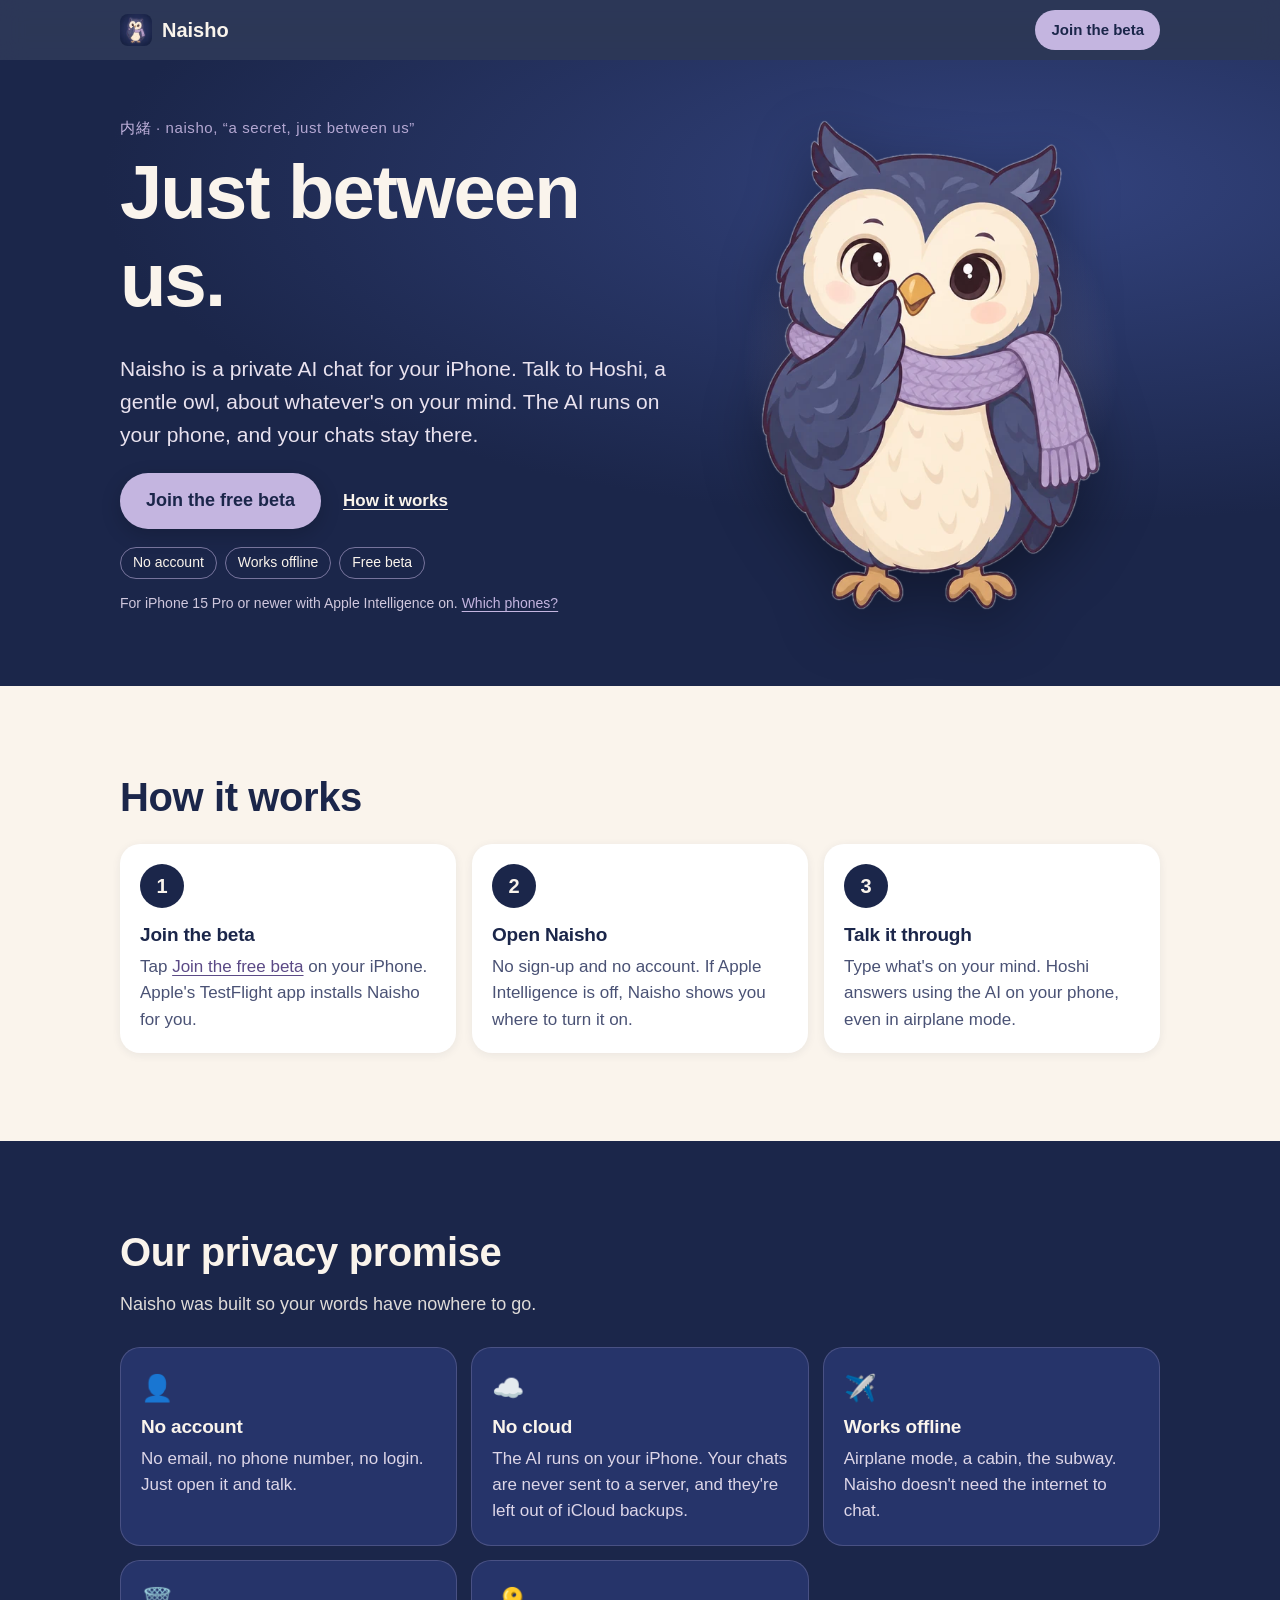
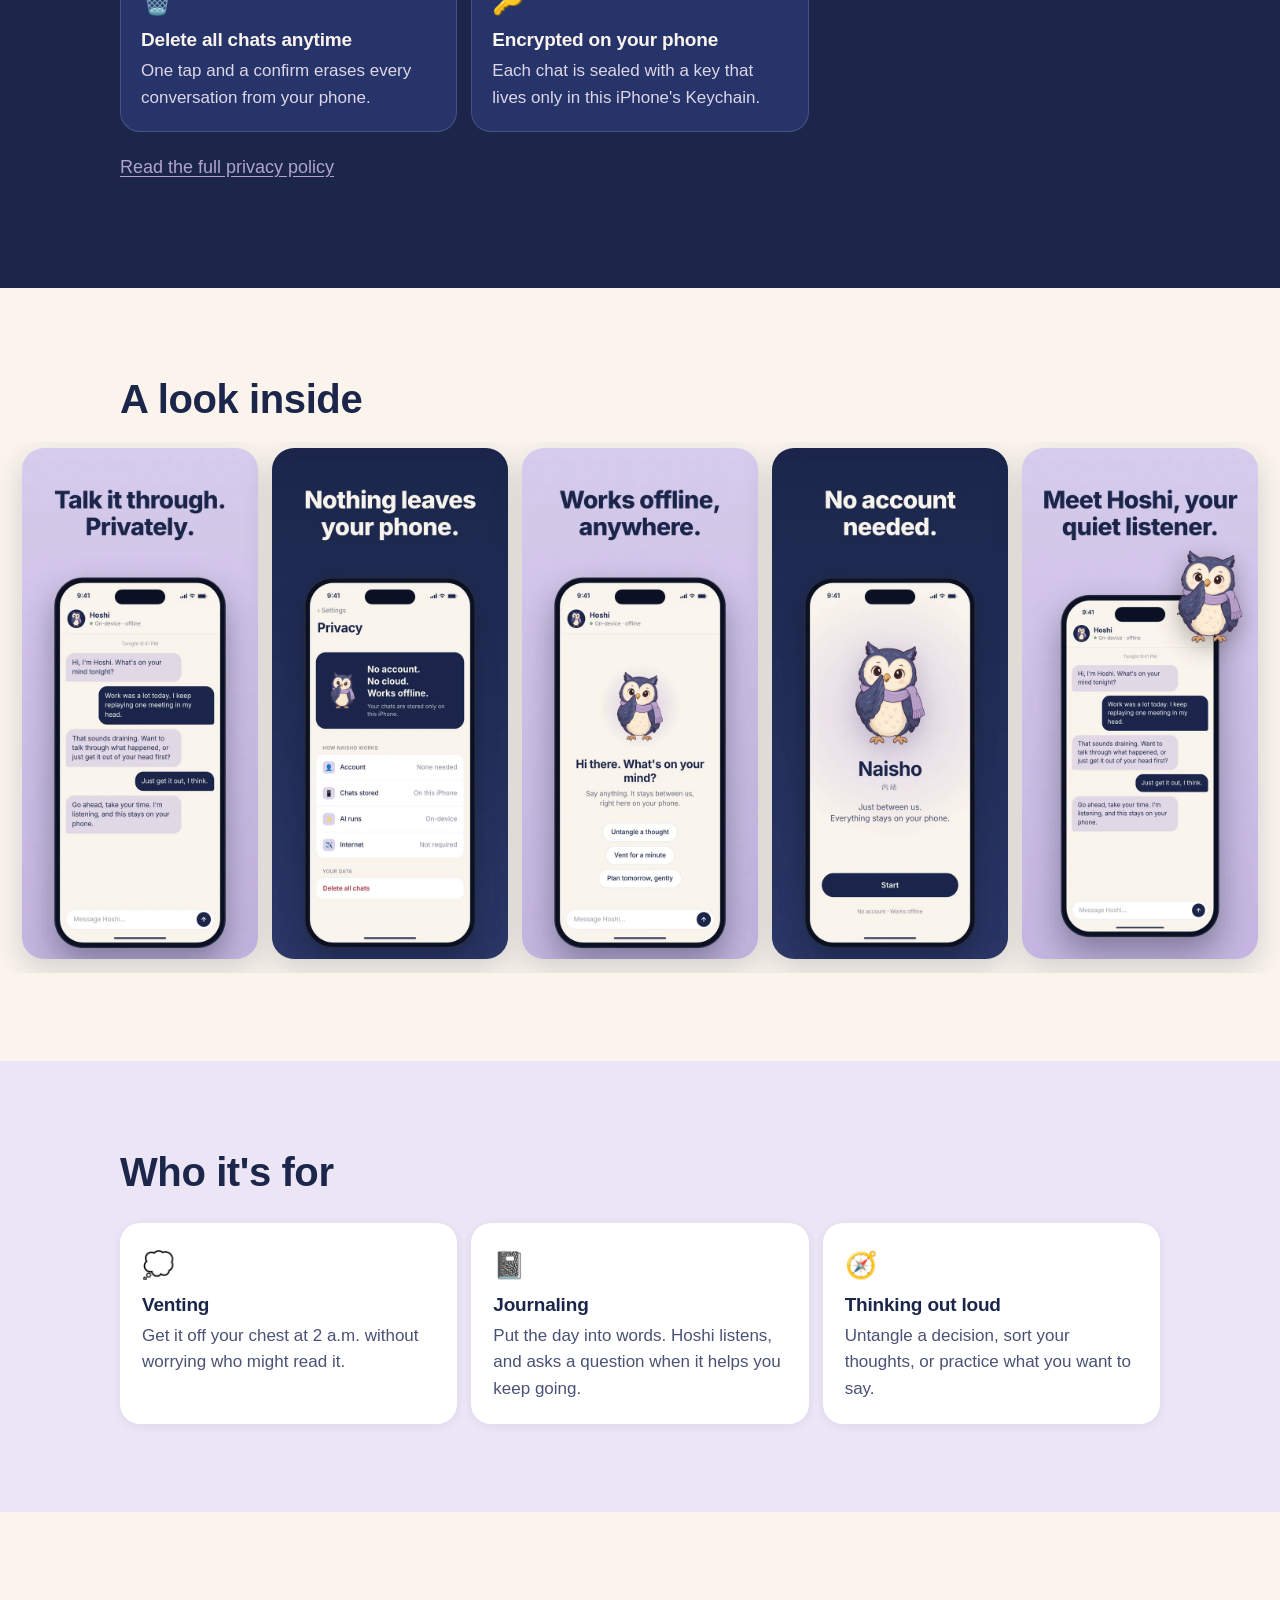
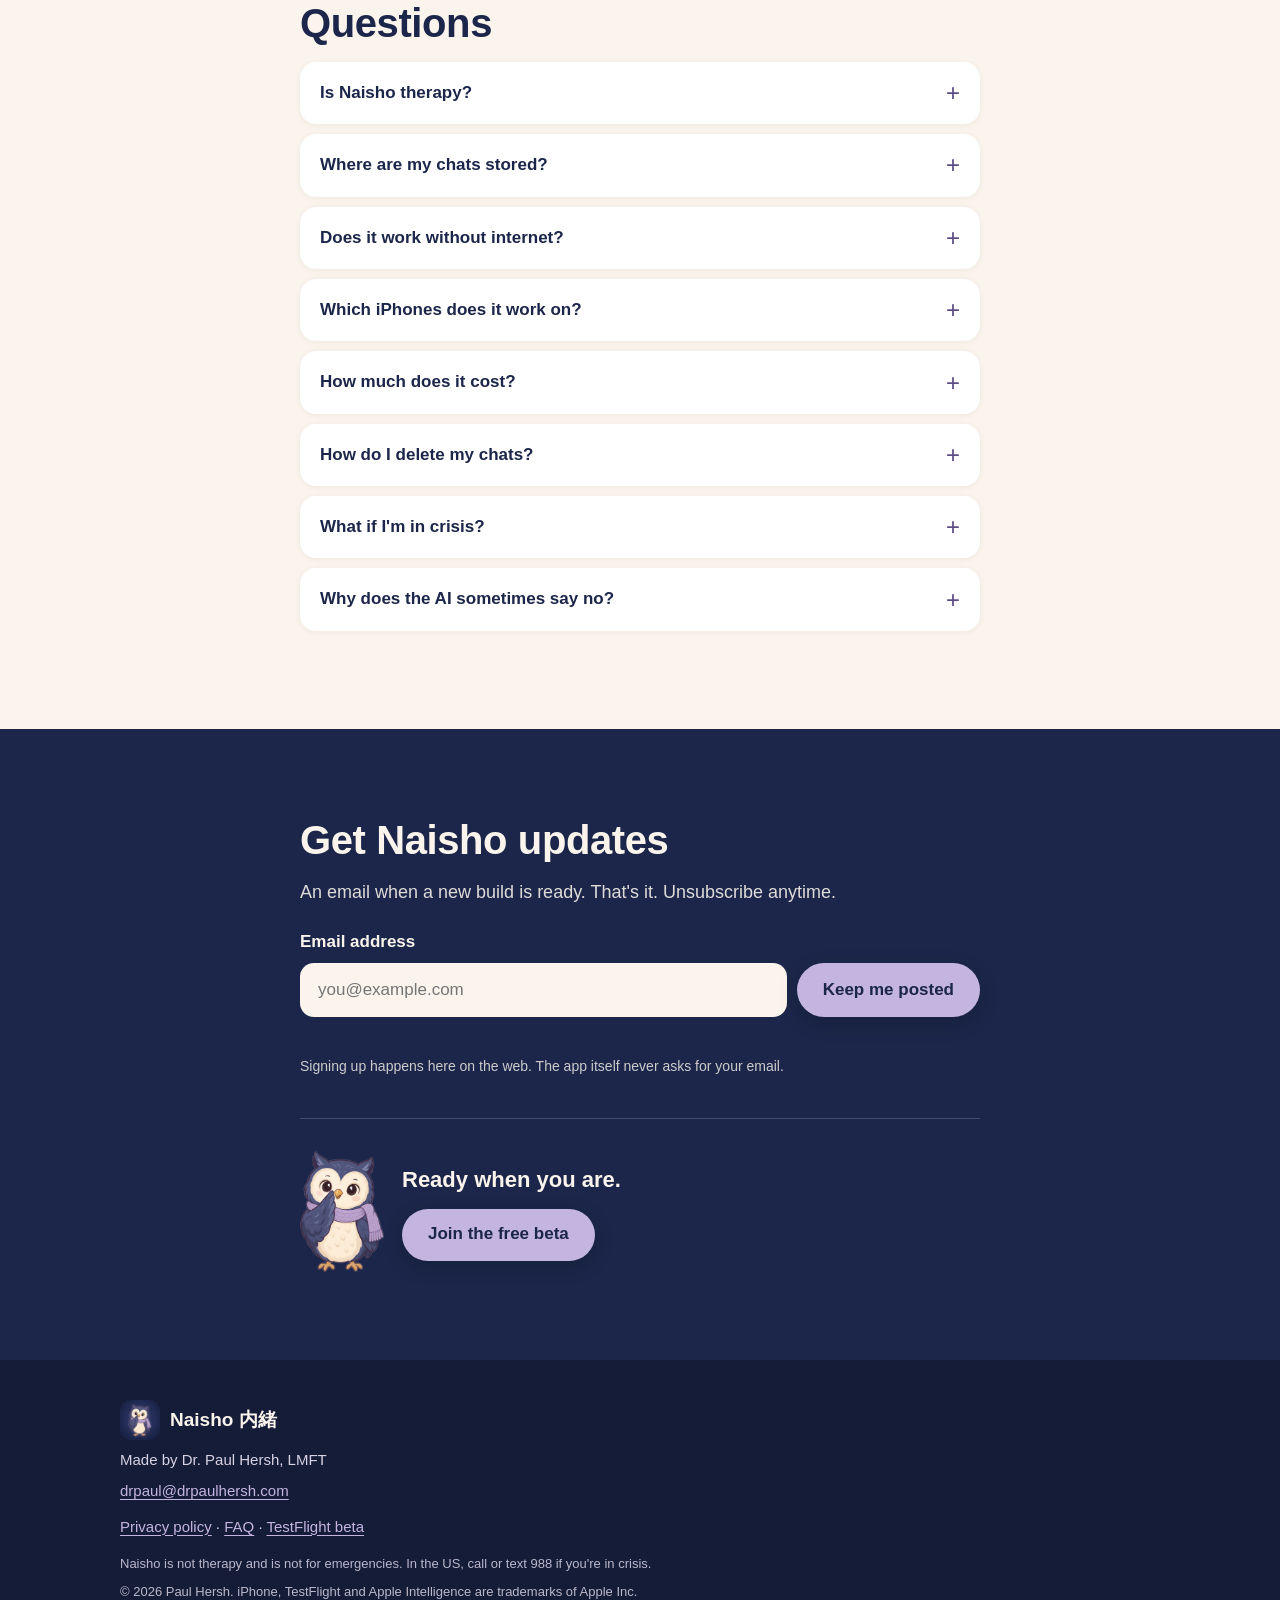
<file: index.html>
<!doctype html>
<html lang="en">
<head>
<meta charset="utf-8">
<meta name="viewport" content="width=device-width, initial-scale=1, viewport-fit=cover">
<title>Naisho · Just between us.</title>
<meta name="description" content="Naisho is a private AI chat for iPhone. The AI runs on your phone, chats stay on your phone, no account, works offline. Free beta on TestFlight.">
<meta name="theme-color" content="#1b264a">
<link rel="canonical" href="https://getnaisho.com/">
<meta property="og:type" content="website">
<meta property="og:site_name" content="Naisho">
<meta property="og:title" content="Naisho · Just between us.">
<meta property="og:description" content="Naisho is a private AI chat for iPhone. The AI runs on your phone, chats stay on your phone, no account, works offline. Free beta on TestFlight.">
<meta property="og:url" content="https://getnaisho.com/">
<meta property="og:image" content="https://getnaisho.com/og.jpg">
<meta property="og:image:width" content="1200">
<meta property="og:image:height" content="630">
<meta property="og:image:alt" content="Hoshi the owl beside the words Naisho, Just between us.">
<meta name="twitter:card" content="summary_large_image">
<meta name="twitter:title" content="Naisho · Just between us.">
<meta name="twitter:description" content="Naisho is a private AI chat for iPhone. The AI runs on your phone, chats stay on your phone, no account, works offline. Free beta on TestFlight.">
<meta name="twitter:image" content="https://getnaisho.com/og.jpg">
<link rel="icon" href="./favicon.ico" sizes="any">
<link rel="icon" type="image/png" sizes="192x192" href="./img/icon-192.png">
<link rel="apple-touch-icon" href="./apple-touch-icon.png">
<link rel="manifest" href="./site.webmanifest">
<link rel="stylesheet" href="./styles.css">
</head>
<body>
<a class="skip" href="#main">Skip to content</a>
<header class="top">
  <div class="wrap top-in">
    <a class="brand" href="./" aria-label="Naisho home"><img src="./img/icon-96.webp" width="32" height="32" alt=""><span>Naisho</span></a>
    <a class="btn btn-sm" href="https://testflight.apple.com/join/278jDNac" rel="noopener">Join the beta</a>
  </div>
</header>
<main id="main">
  <section class="hero" aria-labelledby="hero-h">
    <div class="wrap hero-in">
      <div class="hero-copy">
        <p class="kanji" lang="ja">内緒 <span lang="en">· naisho, “a secret, just between us”</span></p>
        <h1 id="hero-h">Just between us.</h1>
        <p class="lead">Naisho is a private AI chat for your iPhone. Talk to Hoshi, a gentle owl, about whatever's on your mind. The AI runs on your phone, and your chats stay there.</p>
        <div class="cta-row">
          <a class="btn" href="https://testflight.apple.com/join/278jDNac" rel="noopener">Join the free beta</a>
          <a class="link-more" href="#how">How it works</a>
        </div>
        <ul class="chips" aria-label="At a glance">
          <li>No account</li><li>Works offline</li><li>Free beta</li>
        </ul>
        <p class="req">For iPhone 15 Pro or newer with Apple Intelligence on. <a href="#faq-phones">Which phones?</a></p>
      </div>
      <div class="hero-art">
        <img class="hoshi" src="./img/hoshi.webp" width="480" height="691" alt="Hoshi the owl, Naisho's mascot" fetchpriority="high">
      </div>
    </div>
  </section>

  <section id="how" class="sec" aria-labelledby="how-h">
    <div class="wrap">
      <h2 id="how-h">How it works</h2>
      <ol class="steps">
        <li><span class="n" aria-hidden="true">1</span><div><h3>Join the beta</h3><p>Tap <a href="https://testflight.apple.com/join/278jDNac" rel="noopener">Join the free beta</a> on your iPhone. Apple's TestFlight app installs Naisho for you.</p></div></li>
        <li><span class="n" aria-hidden="true">2</span><div><h3>Open Naisho</h3><p>No sign-up and no account. If Apple Intelligence is off, Naisho shows you where to turn it on.</p></div></li>
        <li><span class="n" aria-hidden="true">3</span><div><h3>Talk it through</h3><p>Type what's on your mind. Hoshi answers using the AI on your phone, even in airplane mode.</p></div></li>
      </ol>
    </div>
  </section>

  <section id="privacy" class="sec sec-navy" aria-labelledby="promise-h">
    <div class="wrap">
      <h2 id="promise-h">Our privacy promise</h2>
      <p class="sub">Naisho was built so your words have nowhere to go.</p>
      <ul class="promise">
        <li><span class="ic" aria-hidden="true">👤</span><h3>No account</h3><p>No email, no phone number, no login. Just open it and talk.</p></li>
        <li><span class="ic" aria-hidden="true">☁️</span><h3>No cloud</h3><p>The AI runs on your iPhone. Your chats are never sent to a server, and they're left out of iCloud backups.</p></li>
        <li><span class="ic" aria-hidden="true">✈️</span><h3>Works offline</h3><p>Airplane mode, a cabin, the subway. Naisho doesn't need the internet to chat.</p></li>
        <li><span class="ic" aria-hidden="true">🗑️</span><h3>Delete all chats anytime</h3><p>One tap and a confirm erases every conversation from your phone.</p></li>
        <li><span class="ic" aria-hidden="true">🔑</span><h3>Encrypted on your phone</h3><p>Each chat is sealed with a key that lives only in this iPhone's Keychain.</p></li>
      </ul>
      <p class="sub small-link"><a href="./privacy/">Read the full privacy policy</a></p>
    </div>
  </section>

  <section id="screens" class="sec" aria-labelledby="screens-h">
    <div class="wrap">
      <h2 id="screens-h">A look inside</h2>
    </div>
    <div class="carousel" role="region" aria-roledescription="carousel" aria-label="App screenshots">
      <ul class="track" id="track" tabindex="0">
      <li class="slide" id="shot-1"><img src="./img/store1.webp" width="600" height="1300" alt="App screenshot: Talk it through. Privately."></li>
      <li class="slide" id="shot-2"><img src="./img/store2.webp" width="600" height="1300" alt="App screenshot: Nothing leaves your phone."></li>
      <li class="slide" id="shot-3"><img src="./img/store3.webp" width="600" height="1300" alt="App screenshot: Works offline, anywhere."></li>
      <li class="slide" id="shot-4"><img src="./img/store4.webp" width="600" height="1300" alt="App screenshot: No account needed."></li>
      <li class="slide" id="shot-5"><img src="./img/store5.webp" width="600" height="1300" alt="App screenshot: Meet Hoshi, your quiet listener."></li>
      </ul>
      <div class="wrap car-nav">
        <button class="arrow" id="prev" type="button" aria-label="Previous screenshot">‹</button>
        <div class="dots"><a href="#shot-1" class="dot" aria-label="Screenshot 1 of 5"></a><a href="#shot-2" class="dot" aria-label="Screenshot 2 of 5"></a><a href="#shot-3" class="dot" aria-label="Screenshot 3 of 5"></a><a href="#shot-4" class="dot" aria-label="Screenshot 4 of 5"></a><a href="#shot-5" class="dot" aria-label="Screenshot 5 of 5"></a></div>
        <button class="arrow" id="next" type="button" aria-label="Next screenshot">›</button>
      </div>
    </div>
  </section>

  <section id="for" class="sec sec-lav" aria-labelledby="for-h">
    <div class="wrap">
      <h2 id="for-h">Who it's for</h2>
      <ul class="cards">
        <li><span class="ic" aria-hidden="true">💭</span><h3>Venting</h3><p>Get it off your chest at 2 a.m. without worrying who might read it.</p></li>
        <li><span class="ic" aria-hidden="true">📓</span><h3>Journaling</h3><p>Put the day into words. Hoshi listens, and asks a question when it helps you keep going.</p></li>
        <li><span class="ic" aria-hidden="true">🧭</span><h3>Thinking out loud</h3><p>Untangle a decision, sort your thoughts, or practice what you want to say.</p></li>
      </ul>
    </div>
  </section>

  <section id="faq" class="sec" aria-labelledby="faq-h">
    <div class="wrap narrow">
      <h2 id="faq-h">Questions</h2>
      <div class="faq">
      <details><summary>Is Naisho therapy?</summary><p>No. Naisho is a private place to put your thoughts into words. It isn't therapy, counseling or medical care, and it can't diagnose or treat anything. If you'd like support from a person, a licensed professional is the right call.</p></details>
      <details><summary>Where are my chats stored?</summary><p>Only on your iPhone. Each chat is encrypted with a key kept in your iPhone's Keychain for this device only, and chats are left out of iCloud backups. There's no Naisho server and no account, so we can't see your chats. That also means if you delete the app or change phones, your chats don't come with you.</p></details>
      <details><summary>Does it work without internet?</summary><p>Yes. The AI runs on your iPhone using Apple's on-device model, so Naisho works in airplane mode. You only need a connection to install it.</p></details>
      <details id="faq-phones"><summary>Which iPhones does it work on?</summary><p>An iPhone 15 Pro, iPhone 15 Pro Max, or iPhone 16 or later, on iOS 26, with Apple Intelligence turned on (Settings › Apple Intelligence &amp; Siri). On older iPhones the app installs but can't chat. Right after you turn Apple Intelligence on, your iPhone may need a few minutes on Wi-Fi to finish downloading Apple's model.</p></details>
      <details><summary>How much does it cost?</summary><p>Nothing. Naisho is a free beta on TestFlight right now.</p></details>
      <details><summary>How do I delete my chats?</summary><p>Tap the trash button on the Chats screen, or use “Delete all chats” in the privacy screen. You confirm once, and every conversation is erased from your phone.</p></details>
      <details><summary>What if I'm in crisis?</summary><p>Please don't rely on Naisho. In the US, call or text <a href="tel:988">988</a> (Suicide &amp; Crisis Lifeline), any time, day or night. If you're in immediate danger, call <a href="tel:911">911</a>. Outside the US, contact your local emergency number.</p></details>
      <details><summary>Why does the AI sometimes say no?</summary><p>Naisho uses Apple's built-in on-device AI, which has its own safety filter. Now and then it turns down an ordinary request. Tap Try again, or Rephrase and say it a little differently.</p></details>
      </div>
    </div>
  </section>

  <section id="updates" class="sec sec-navy" aria-labelledby="updates-h">
    <div class="wrap narrow">
      <h2 id="updates-h">Get Naisho updates</h2>
      <p class="sub">An email when a new build is ready. That's it. Unsubscribe anytime.</p>
      <form id="join-form" class="signup" action="https://app.kit.com/forms/10151846/subscriptions" method="post" novalidate>
        <label for="j-email">Email address</label>
        <div class="signup-row">
          <input id="j-email" name="email_address" type="email" inputmode="email" autocomplete="email" autocapitalize="off" spellcheck="false" required maxlength="160" placeholder="you@example.com">
          <input type="hidden" name="tags[]" value="25507456">
          <button class="btn" type="submit">Keep me posted</button>
        </div>
        <p class="status" role="status" aria-live="polite"></p>
        <p class="fine">Signing up happens here on the web. The app itself never asks for your email.</p>
      </form>
      <div class="final-cta">
        <img src="./img/hoshi.webp" width="120" height="173" alt="" loading="lazy">
        <div><p class="big">Ready when you are.</p><a class="btn" href="https://testflight.apple.com/join/278jDNac" rel="noopener">Join the free beta</a></div>
      </div>
    </div>
  </section>
</main>
<footer class="foot">
  <div class="wrap">
    <p class="foot-brand"><img src="./img/icon-96.webp" width="40" height="40" alt=""> <span>Naisho <span lang="ja">内緒</span></span></p>
    <p>Made by Dr. Paul Hersh, LMFT</p>
    <p><a href="mailto:drpaul@drpaulhersh.com">drpaul@drpaulhersh.com</a></p>
    <nav aria-label="Footer"><a href="./privacy/">Privacy policy</a> · <a href="#faq">FAQ</a> · <a href="https://testflight.apple.com/join/278jDNac" rel="noopener">TestFlight beta</a></nav>
    <p class="small">Naisho is not therapy and is not for emergencies. In the US, call or text 988 if you're in crisis.</p>
    <p class="small">© 2026 Paul Hersh. iPhone, TestFlight and Apple Intelligence are trademarks of Apple Inc.</p>
  </div>
</footer>
<script src="./script.js" defer></script>
</body>
</html>
</file>
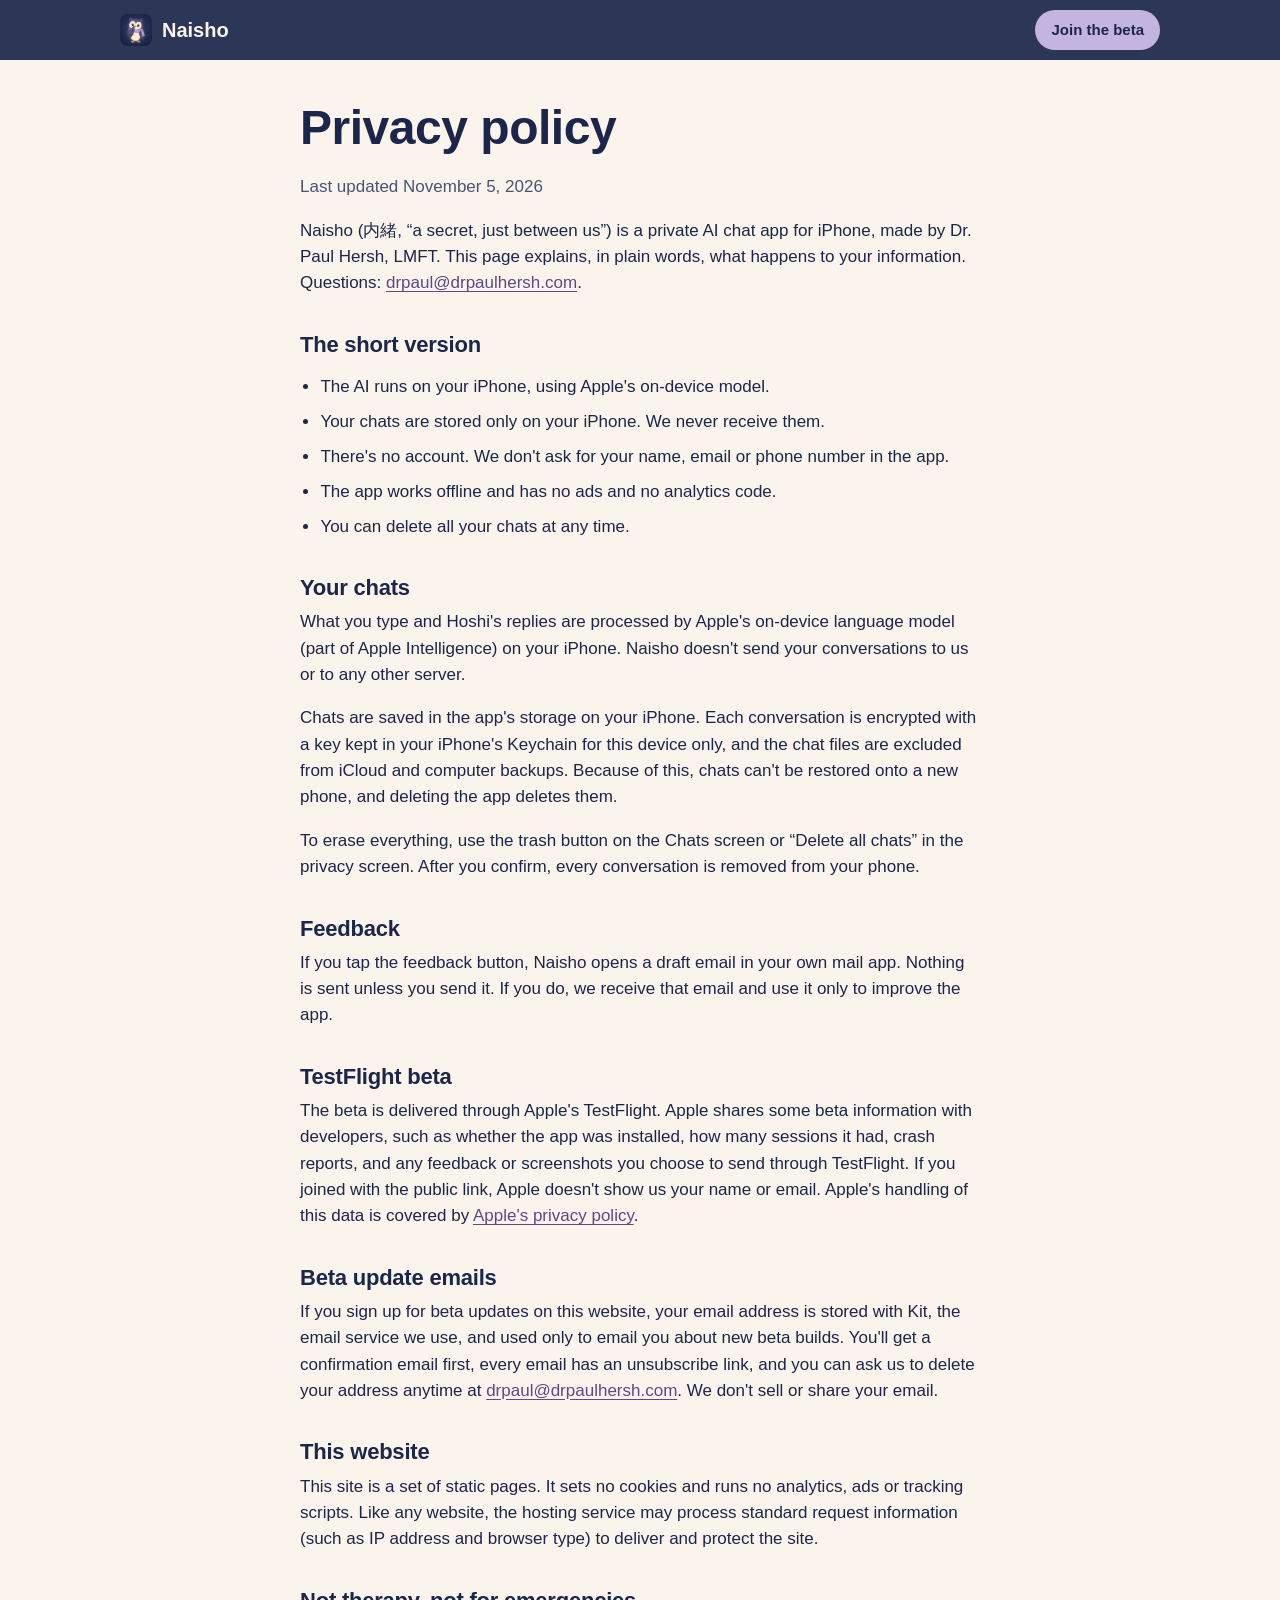
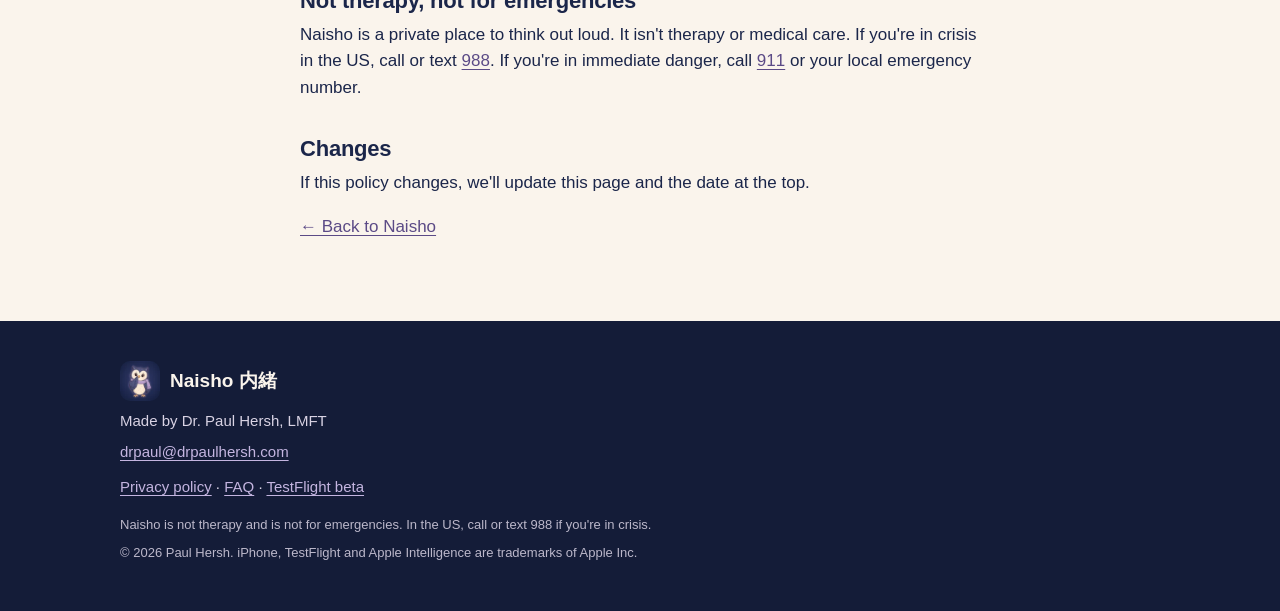
<file: privacy/index.html>
<!doctype html>
<html lang="en">
<head>
<meta charset="utf-8">
<meta name="viewport" content="width=device-width, initial-scale=1, viewport-fit=cover">
<title>Privacy policy · Naisho</title>
<meta name="description" content="What Naisho collects (almost nothing), where your chats live (only on your iPhone), and how the beta and email updates work.">
<meta name="theme-color" content="#1b264a">
<link rel="canonical" href="https://getnaisho.com/privacy/">
<meta property="og:type" content="website">
<meta property="og:site_name" content="Naisho">
<meta property="og:title" content="Privacy policy · Naisho">
<meta property="og:description" content="What Naisho collects (almost nothing), where your chats live (only on your iPhone), and how the beta and email updates work.">
<meta property="og:url" content="https://getnaisho.com/privacy/">
<meta property="og:image" content="https://getnaisho.com/og.jpg">
<meta property="og:image:width" content="1200">
<meta property="og:image:height" content="630">
<meta property="og:image:alt" content="Hoshi the owl beside the words Naisho, Just between us.">
<meta name="twitter:card" content="summary_large_image">
<meta name="twitter:title" content="Privacy policy · Naisho">
<meta name="twitter:description" content="What Naisho collects (almost nothing), where your chats live (only on your iPhone), and how the beta and email updates work.">
<meta name="twitter:image" content="https://getnaisho.com/og.jpg">
<link rel="icon" href="../favicon.ico" sizes="any">
<link rel="icon" type="image/png" sizes="192x192" href="../img/icon-192.png">
<link rel="apple-touch-icon" href="../apple-touch-icon.png">
<link rel="manifest" href="../site.webmanifest">
<link rel="stylesheet" href="../styles.css">
</head>
<body>
<a class="skip" href="#main">Skip to content</a>
<header class="top">
  <div class="wrap top-in">
    <a class="brand" href="../" aria-label="Naisho home"><img src="../img/icon-96.webp" width="32" height="32" alt=""><span>Naisho</span></a>
    <a class="btn btn-sm" href="https://testflight.apple.com/join/278jDNac" rel="noopener">Join the beta</a>
  </div>
</header>
<main id="main" class="doc">
  <div class="wrap narrow">
    <h1>Privacy policy</h1>
    <p class="updated">Last updated November 5, 2026</p>
    <p>Naisho (内緒, “a secret, just between us”) is a private AI chat app for iPhone, made by Dr. Paul Hersh, LMFT. This page explains, in plain words, what happens to your information. Questions: <a href="mailto:drpaul@drpaulhersh.com">drpaul@drpaulhersh.com</a>.</p>

    <h2>The short version</h2>
    <ul>
      <li>The AI runs on your iPhone, using Apple's on-device model.</li>
      <li>Your chats are stored only on your iPhone. We never receive them.</li>
      <li>There's no account. We don't ask for your name, email or phone number in the app.</li>
      <li>The app works offline and has no ads and no analytics code.</li>
      <li>You can delete all your chats at any time.</li>
    </ul>

    <h2>Your chats</h2>
    <p>What you type and Hoshi's replies are processed by Apple's on-device language model (part of Apple Intelligence) on your iPhone. Naisho doesn't send your conversations to us or to any other server.</p>
    <p>Chats are saved in the app's storage on your iPhone. Each conversation is encrypted with a key kept in your iPhone's Keychain for this device only, and the chat files are excluded from iCloud and computer backups. Because of this, chats can't be restored onto a new phone, and deleting the app deletes them.</p>
    <p>To erase everything, use the trash button on the Chats screen or “Delete all chats” in the privacy screen. After you confirm, every conversation is removed from your phone.</p>

    <h2>Feedback</h2>
    <p>If you tap the feedback button, Naisho opens a draft email in your own mail app. Nothing is sent unless you send it. If you do, we receive that email and use it only to improve the app.</p>

    <h2>TestFlight beta</h2>
    <p>The beta is delivered through Apple's TestFlight. Apple shares some beta information with developers, such as whether the app was installed, how many sessions it had, crash reports, and any feedback or screenshots you choose to send through TestFlight. If you joined with the public link, Apple doesn't show us your name or email. Apple's handling of this data is covered by <a href="https://www.apple.com/legal/privacy/" rel="noopener">Apple's privacy policy</a>.</p>

    <h2>Beta update emails</h2>
    <p>If you sign up for beta updates on this website, your email address is stored with Kit, the email service we use, and used only to email you about new beta builds. You'll get a confirmation email first, every email has an unsubscribe link, and you can ask us to delete your address anytime at <a href="mailto:drpaul@drpaulhersh.com">drpaul@drpaulhersh.com</a>. We don't sell or share your email.</p>

    <h2>This website</h2>
    <p>This site is a set of static pages. It sets no cookies and runs no analytics, ads or tracking scripts. Like any website, the hosting service may process standard request information (such as IP address and browser type) to deliver and protect the site.</p>

    <h2>Not therapy, not for emergencies</h2>
    <p>Naisho is a private place to think out loud. It isn't therapy or medical care. If you're in crisis in the US, call or text <a href="tel:988">988</a>. If you're in immediate danger, call <a href="tel:911">911</a> or your local emergency number.</p>

    <h2>Changes</h2>
    <p>If this policy changes, we'll update this page and the date at the top.</p>
    <p><a href="../">← Back to Naisho</a></p>
  </div>
</main>
<footer class="foot">
  <div class="wrap">
    <p class="foot-brand"><img src="../img/icon-96.webp" width="40" height="40" alt=""> <span>Naisho <span lang="ja">内緒</span></span></p>
    <p>Made by Dr. Paul Hersh, LMFT</p>
    <p><a href="mailto:drpaul@drpaulhersh.com">drpaul@drpaulhersh.com</a></p>
    <nav aria-label="Footer"><a href="../privacy/">Privacy policy</a> · <a href="../#faq">FAQ</a> · <a href="https://testflight.apple.com/join/278jDNac" rel="noopener">TestFlight beta</a></nav>
    <p class="small">Naisho is not therapy and is not for emergencies. In the US, call or text 988 if you're in crisis.</p>
    <p class="small">© 2026 Paul Hersh. iPhone, TestFlight and Apple Intelligence are trademarks of Apple Inc.</p>
  </div>
</footer>
</body>
</html>
</file>
<file: styles.css>
:root{--navy:#1b264a;--navy2:#26346a;--cream:#faf4ec;--lav:#c4b5e0;--lav-d:#5b4a86;--ink:#1b264a;--muted:#4a5275;--r:20px;
--font:-apple-system,BlinkMacSystemFont,"SF Pro Text","Segoe UI",Roboto,"Helvetica Neue",Arial,"Hiragino Sans","Noto Sans JP",sans-serif}
*{box-sizing:border-box}
html{-webkit-text-size-adjust:100%;scroll-behavior:smooth}
@media (prefers-reduced-motion:reduce){html{scroll-behavior:auto}*{transition:none!important;animation:none!important}}
body{margin:0;font-family:var(--font);font-size:17px;line-height:1.55;color:var(--ink);background:var(--cream);overflow-x:hidden}
img{max-width:100%;height:auto;display:block}
a{color:var(--lav-d);text-underline-offset:3px}
:focus-visible{outline:3px solid var(--lav-d);outline-offset:3px;border-radius:6px}
.sec-navy :focus-visible,.hero :focus-visible,.foot :focus-visible{outline-color:var(--lav)}
.skip{position:absolute;left:-999px;top:8px;background:#fff;color:var(--navy);padding:8px 14px;border-radius:10px;z-index:99}
.skip:focus{left:8px}
.wrap{max-width:1080px;margin:0 auto;padding:0 20px}
.narrow{max-width:720px}
h1,h2,h3{line-height:1.15;margin:0 0 .4em;letter-spacing:-.01em}
h2{font-size:clamp(28px,6vw,40px);font-weight:800}
h3{font-size:19px}
p{margin:0 0 1em}
.top{position:sticky;top:0;z-index:20;background:rgba(27,38,74,.92);-webkit-backdrop-filter:saturate(160%) blur(12px);backdrop-filter:saturate(160%) blur(12px);padding-top:env(safe-area-inset-top)}
.top-in{display:flex;align-items:center;justify-content:space-between;height:60px}
.brand{display:flex;gap:10px;align-items:center;color:var(--cream);text-decoration:none;font-weight:800;font-size:20px}
.brand img{border-radius:8px}
.btn{display:inline-flex;align-items:center;justify-content:center;min-height:52px;padding:0 26px;border-radius:999px;background:var(--lav);color:var(--navy);font-weight:800;font-size:17px;text-decoration:none;border:0;cursor:pointer;font-family:inherit;box-shadow:0 6px 20px rgba(0,0,0,.18);transition:transform .15s,background .15s}
.btn:hover{background:#d3c7ea;transform:translateY(-1px)}
.btn-sm{min-height:40px;padding:0 16px;font-size:15px;box-shadow:none}
.hero{background:radial-gradient(120% 90% at 80% 20%,#33437e 0,var(--navy) 60%);color:var(--cream);overflow:hidden}
.hero-in{display:grid;grid-template-columns:1fr;gap:8px;padding-top:28px;padding-bottom:48px}
.hero-art{order:-1;display:flex;justify-content:center;position:relative}
.hero-art::before{content:"";position:absolute;width:240px;height:240px;border-radius:50%;background:radial-gradient(circle,rgba(196,181,224,.45),rgba(196,181,224,0) 70%);top:50%;left:50%;transform:translate(-50%,-50%)}
.hoshi{width:min(200px,52vw);position:relative;filter:drop-shadow(0 18px 30px rgba(0,0,0,.35))}
.kanji{color:var(--lav);font-size:15px;letter-spacing:.04em;margin-bottom:.6em}
.kanji span{opacity:.9}
.hero h1{font-size:clamp(38px,10.4vw,76px);font-weight:850;letter-spacing:-.025em}
.lead{font-size:clamp(18px,4.6vw,21px);color:#e9e2ef;max-width:34em}
.cta-row{display:flex;flex-wrap:wrap;gap:14px 22px;align-items:center;margin:22px 0 18px}
.cta-row .btn{width:100%;max-width:340px;font-size:18px;min-height:56px}
.link-more{color:var(--cream);font-weight:600}
.chips{list-style:none;padding:0;margin:0 0 14px;display:flex;flex-wrap:wrap;gap:8px}
.chips li{border:1px solid rgba(196,181,224,.55);color:var(--cream);border-radius:999px;padding:4px 12px;font-size:14px}
.req{font-size:14px;color:#cfc7dd;margin:0}
.req a,.sec-navy a{color:var(--lav)}
.sec-navy a.btn,.top a.btn{color:var(--navy)}
.sec{padding:64px 0}
.sec-navy{background:var(--navy);color:var(--cream)}
.sec-lav{background:#ece5f6}
.sub{font-size:18px;color:inherit;opacity:.88;max-width:36em}
.steps{list-style:none;padding:0;margin:24px 0 0;display:grid;gap:16px}
.steps li{display:flex;gap:16px;background:#fff;border-radius:var(--r);padding:20px;box-shadow:0 2px 10px rgba(27,38,74,.07)}
.steps p{margin:0;color:var(--muted)}
.n{flex:none;width:44px;height:44px;border-radius:50%;background:var(--navy);color:var(--cream);display:grid;place-items:center;font-weight:800;font-size:20px}
.promise,.cards{list-style:none;padding:0;margin:28px 0 0;display:grid;gap:14px}
.promise li{background:var(--navy2);border:1px solid rgba(196,181,224,.22);border-radius:var(--r);padding:20px}
.promise p{margin:0;color:#ddd6e8}
.ic{font-size:26px;display:block;margin-bottom:8px}
.small-link{margin-top:22px}
.cards li{background:#fff;border-radius:var(--r);padding:22px;box-shadow:0 2px 10px rgba(27,38,74,.07)}
.cards p{margin:0;color:var(--muted)}
.carousel{margin-top:20px}
.track{list-style:none;margin:0;padding:6px 20px 14px;display:flex;gap:14px;overflow-x:auto;scroll-snap-type:x mandatory;-webkit-overflow-scrolling:touch;scrollbar-width:none;scroll-padding:0 20px}
.track::-webkit-scrollbar{display:none}
.slide{flex:0 0 68%;max-width:300px;scroll-snap-align:center;scroll-margin:0 20px}
.slide img{width:100%;border-radius:22px;box-shadow:0 10px 30px rgba(27,38,74,.18);aspect-ratio:600/1300;object-fit:cover;background:#e7e0ef}
.car-nav{display:flex;align-items:center;justify-content:center;gap:14px;margin-top:6px}
.arrow{width:44px;height:44px;border-radius:50%;border:1px solid #c9c1d9;background:#fff;color:var(--navy);font-size:26px;line-height:1;cursor:pointer;font-family:inherit}
.dots{display:flex;gap:4px}
.dot{width:28px;height:28px;display:grid;place-items:center}
.dot::after{content:"";width:9px;height:9px;border-radius:50%;background:#c9c1d9;transition:background .2s,transform .2s}
.dot[aria-current="true"]::after{background:var(--navy);transform:scale(1.25)}
.faq details{background:#fff;border-radius:16px;margin-bottom:10px;box-shadow:0 1px 6px rgba(27,38,74,.06)}
.faq summary{cursor:pointer;list-style:none;padding:18px 48px 18px 20px;font-weight:700;position:relative;min-height:44px}
.faq summary::-webkit-details-marker{display:none}
.faq summary::after{content:"+";position:absolute;right:20px;top:50%;transform:translateY(-50%);font-size:24px;color:var(--lav-d);font-weight:400}
.faq details[open] summary::after{content:"–"}
.faq details p{padding:0 20px 18px;margin:0;color:var(--muted)}
.signup{margin-top:22px}
.signup label{display:block;font-weight:700;margin-bottom:8px}
.signup-row{display:flex;flex-direction:column;gap:10px}
.signup input[type=email]{width:100%;min-height:54px;border-radius:14px;border:2px solid transparent;padding:0 16px;font-size:17px;font-family:inherit;background:var(--cream);color:var(--navy)}
.signup input[type=email]:focus{border-color:var(--lav);outline:none}
.signup input[aria-invalid=true]{border-color:#ffb3b3}
.status{min-height:1.5em;margin:10px 0 4px;font-weight:600}
.status.err{color:#ffc9c9}
.fine{font-size:14px;opacity:.8}
.final-cta{display:flex;align-items:center;gap:18px;margin-top:40px;padding-top:32px;border-top:1px solid rgba(196,181,224,.25)}
.final-cta img{width:84px;flex:none}
.big{font-size:22px;font-weight:800;margin-bottom:12px}
.foot{background:#141c38;color:#d9d3e4;padding:40px 0 calc(40px + env(safe-area-inset-bottom));font-size:15px}
.foot a{color:var(--lav)}
.foot p{margin:0 0 8px}
.foot-brand{display:flex;align-items:center;gap:10px;font-weight:800;font-size:19px;color:var(--cream)}
.foot-brand img{border-radius:10px}
.foot nav{margin:12px 0 16px}
.small{font-size:13px;opacity:.85}
.doc{padding:40px 0 64px}
.doc h1{font-size:clamp(34px,8vw,48px);font-weight:850}
.doc h2{font-size:22px;margin-top:1.6em}
.doc ul{padding-left:1.2em}
.doc li{margin-bottom:.5em}
.doc .updated{color:var(--muted)}
@media (min-width:560px){.signup-row{flex-direction:row}.signup-row .btn{flex:none}.cta-row .btn{width:auto}}
@media (min-width:760px){
 .hero-in{grid-template-columns:1.25fr 1fr;align-items:center;padding-top:56px;padding-bottom:72px}
 .hero-art{order:0}.hoshi{width:min(340px,100%)}.hero-art::before{width:380px;height:380px}
 .steps{grid-template-columns:repeat(3,1fr)}.steps li{flex-direction:column}
 .promise{grid-template-columns:repeat(3,1fr)}.cards{grid-template-columns:repeat(3,1fr)}
 .slide{flex-basis:236px}.track{justify-content:safe center}
 .sec{padding:88px 0}
}
.car-nav[hidden]{display:none}
</file>
